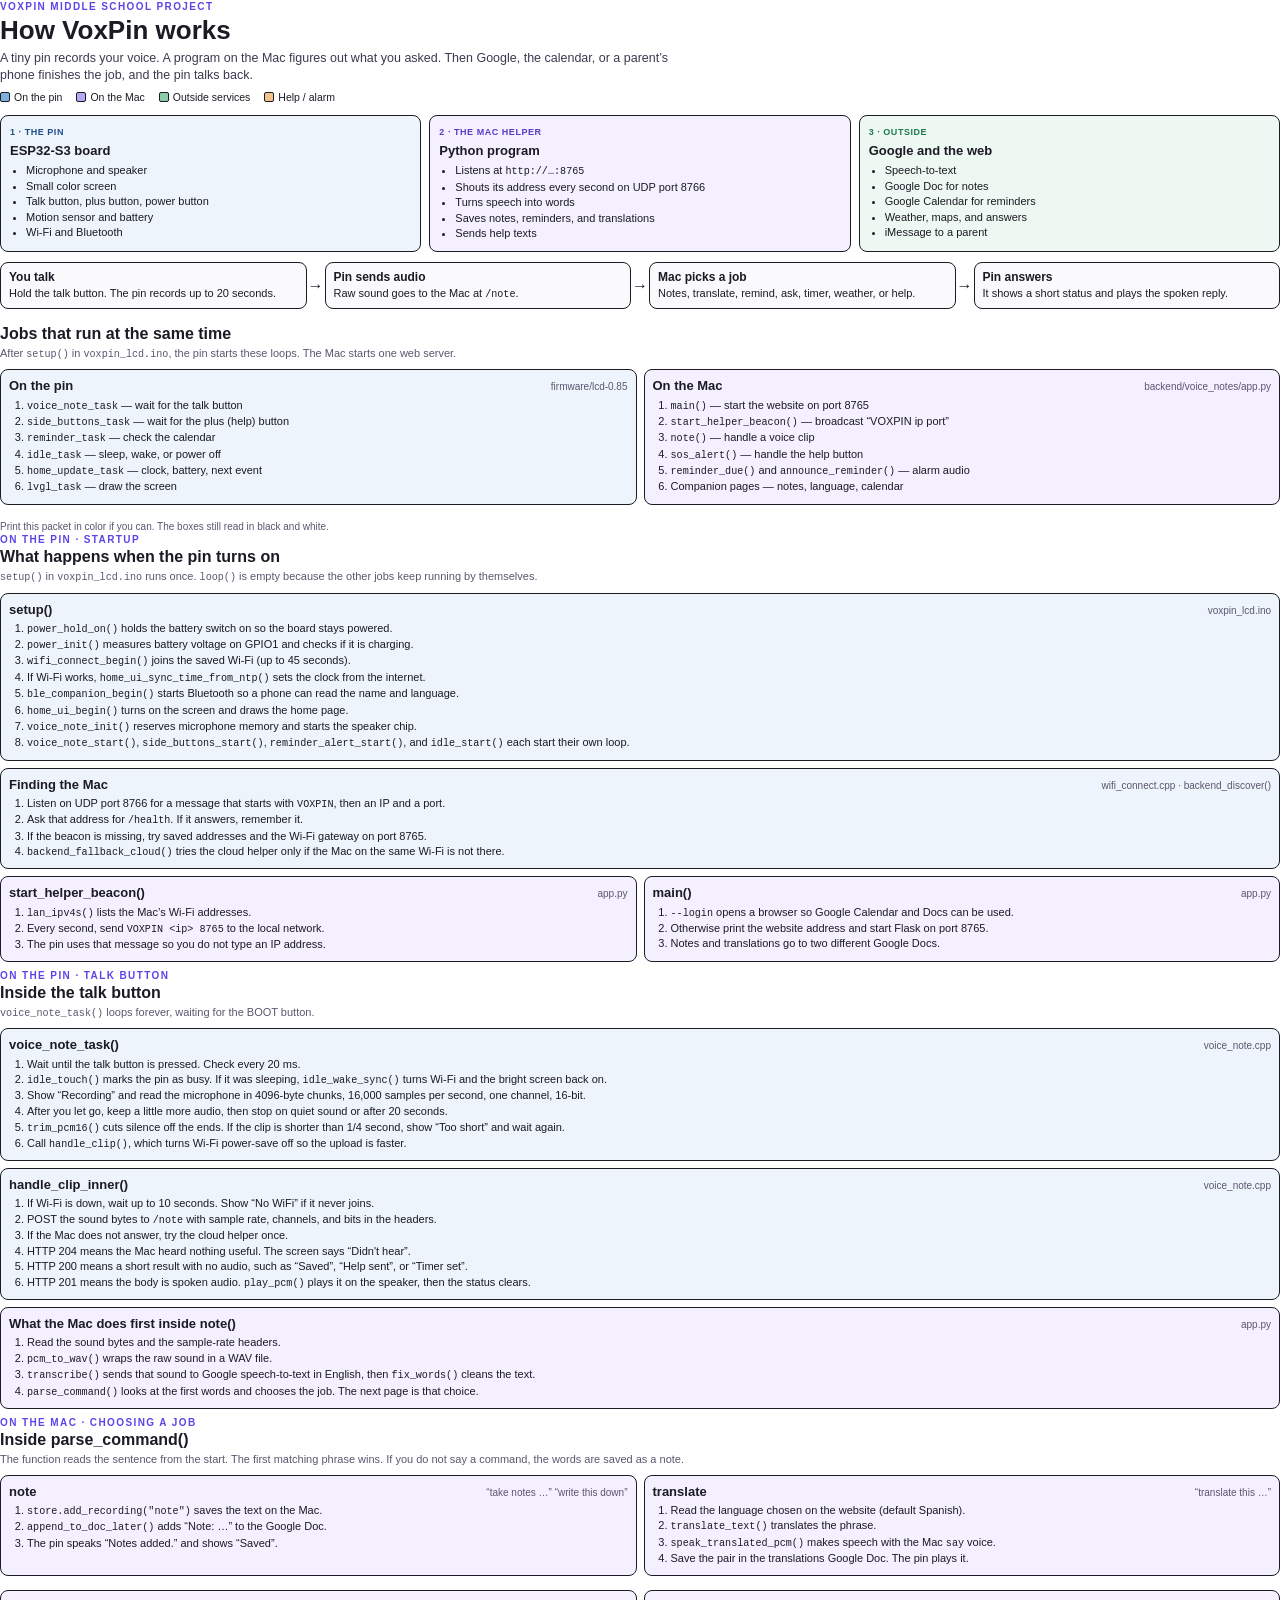
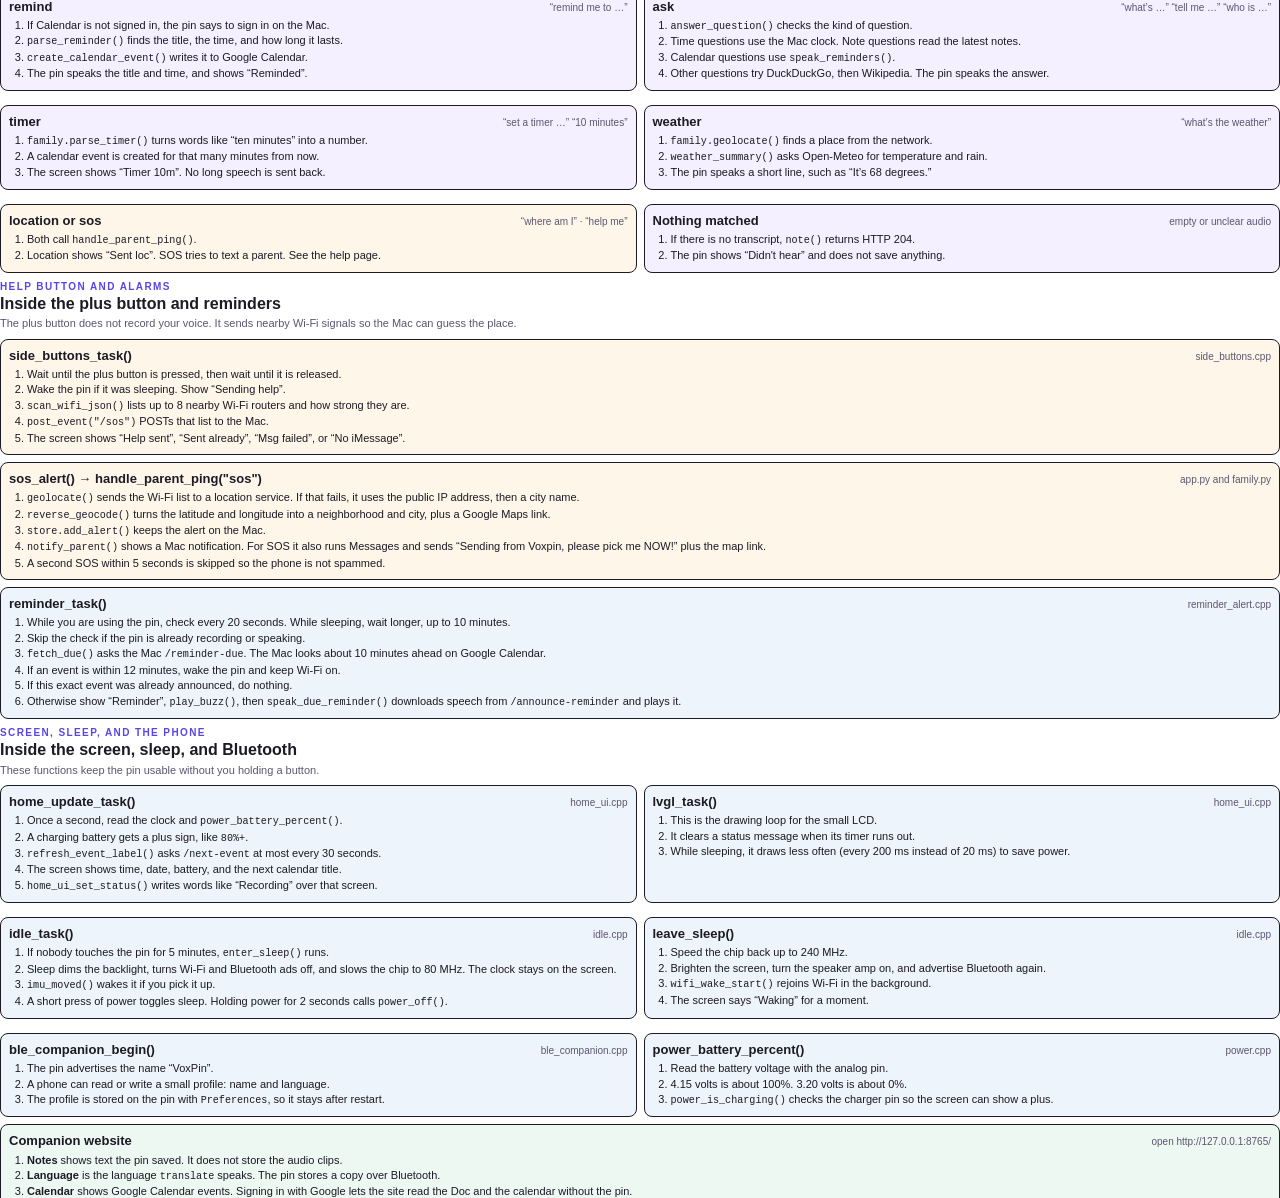
<file: docs/voxpin-architecture.html>
<!DOCTYPE html>
<html lang="en">
<head>
<meta charset="utf-8">
<title>VoxPin — How it works</title>
<style>
  @page { size: letter; margin: 0.42in 0.48in; }
  * { box-sizing: border-box; }
  html, body {
    margin: 0;
    padding: 0;
    background: #fff;
    color: #1c1a24;
    font-family: "Avenir Next", Avenir, "Segoe UI", Helvetica, Arial, sans-serif;
    font-size: 11px;
    line-height: 1.32;
  }
  h1, h2, h3, p { margin: 0; }
  code {
    font-family: "SF Mono", Menlo, Consolas, monospace;
    font-size: 0.92em;
  }
  .page {
    page-break-after: always;
    break-after: page;
  }
  .page:last-child { page-break-after: auto; break-after: auto; }
  .kicker {
    font-size: 10px;
    letter-spacing: 0.14em;
    text-transform: uppercase;
    color: #5a45e8;
    font-weight: 700;
  }
  h1 { font-size: 26px; line-height: 1.05; margin: 4px 0 6px; }
  .lead { font-size: 12.5px; color: #3d3850; max-width: 7.2in; }
  h2 {
    font-size: 16px;
    margin: 0 0 2px;
  }
  .sub { color: #5c5670; margin-bottom: 8px; font-size: 11px; }
  .row { display: flex; gap: 8px; }
  .col { flex: 1; min-width: 0; }
  .box {
    border: 1.5px solid #1c1a24;
    border-radius: 8px;
    padding: 8px 9px 9px;
    background: #fff;
  }
  .box h3 { font-size: 13px; margin-bottom: 2px; }
  .pin { background: #eef4fb; }
  .mac { background: #f4f0ff; }
  .out { background: #eef8f2; }
  .warn { background: #fff6ea; }
  .tag {
    display: inline-block;
    font-size: 9px;
    font-weight: 700;
    letter-spacing: 0.06em;
    text-transform: uppercase;
    margin-bottom: 3px;
  }
  .tag.pin { color: #1d4e89; background: transparent; }
  .tag.mac { color: #5b3cc4; background: transparent; }
  .tag.out { color: #1f7a4d; background: transparent; }
  .tag.warn { color: #9a4d08; background: transparent; }
  ul { margin: 4px 0 0; padding-left: 16px; }
  li { margin: 1px 0; }
  .flow {
    display: flex;
    align-items: stretch;
    gap: 0;
    margin-top: 10px;
  }
  .step {
    flex: 1;
    border: 1.5px solid #1c1a24;
    border-radius: 8px;
    padding: 7px 8px;
    background: #faf9fc;
  }
  .step b { display: block; font-size: 12px; }
  .arrow {
    width: 18px;
    display: flex;
    align-items: center;
    justify-content: center;
    font-size: 16px;
    font-weight: 700;
    flex: none;
  }
  .fn {
    border: 1.5px solid #1c1a24;
    border-radius: 8px;
    padding: 7px 8px 8px;
    margin-bottom: 7px;
    page-break-inside: avoid;
    break-inside: avoid;
  }
  .fn header {
    display: flex;
    justify-content: space-between;
    align-items: baseline;
    gap: 8px;
    margin-bottom: 3px;
  }
  .fn h3 { font-size: 13px; }
  .where { color: #5c5670; font-size: 10px; white-space: nowrap; }
  ol.inside {
    margin: 0;
    padding-left: 18px;
  }
  ol.inside li { margin: 1px 0; }
  .grid2 { display: grid; grid-template-columns: 1fr 1fr; gap: 7px; }
  .grid4 { display: grid; grid-template-columns: 1fr 1fr; gap: 7px; }
  .say {
    font-weight: 700;
    color: #1c1a24;
  }
  .foot {
    margin-top: 8px;
    color: #5c5670;
    font-size: 10px;
  }
  .legend { display: flex; gap: 14px; margin: 8px 0 10px; font-size: 10.5px; }
  .sw { display: inline-block; width: 10px; height: 10px; border: 1.5px solid #1c1a24; border-radius: 2px; margin-right: 4px; vertical-align: -1px; }
  .sw.pin { background: #7eb0e0; }
  .sw.mac { background: #b9a6f0; }
  .sw.out { background: #8dccaa; }
  .sw.warn { background: #f0c48a; }
</style>
</head>
<body>

<section class="page">
  <div class="kicker">VoxPin middle school project</div>
  <h1>How VoxPin works</h1>
  <p class="lead">A tiny pin records your voice. A program on the Mac figures out what you asked. Then Google, the calendar, or a parent’s phone finishes the job, and the pin talks back.</p>
  <div class="legend">
    <span><i class="sw pin"></i>On the pin</span>
    <span><i class="sw mac"></i>On the Mac</span>
    <span><i class="sw out"></i>Outside services</span>
    <span><i class="sw warn"></i>Help / alarm</span>
  </div>

  <div class="row">
    <div class="box pin col">
      <div class="tag pin">1 · The pin</div>
      <h3>ESP32-S3 board</h3>
      <ul>
        <li>Microphone and speaker</li>
        <li>Small color screen</li>
        <li>Talk button, plus button, power button</li>
        <li>Motion sensor and battery</li>
        <li>Wi-Fi and Bluetooth</li>
      </ul>
    </div>
    <div class="box mac col">
      <div class="tag mac">2 · The Mac helper</div>
      <h3>Python program</h3>
      <ul>
        <li>Listens at <code>http://…:8765</code></li>
        <li>Shouts its address every second on UDP port 8766</li>
        <li>Turns speech into words</li>
        <li>Saves notes, reminders, and translations</li>
        <li>Sends help texts</li>
      </ul>
    </div>
    <div class="box out col">
      <div class="tag out">3 · Outside</div>
      <h3>Google and the web</h3>
      <ul>
        <li>Speech-to-text</li>
        <li>Google Doc for notes</li>
        <li>Google Calendar for reminders</li>
        <li>Weather, maps, and answers</li>
        <li>iMessage to a parent</li>
      </ul>
    </div>
  </div>

  <div class="flow">
    <div class="step"><b>You talk</b>Hold the talk button. The pin records up to 20 seconds.</div>
    <div class="arrow">→</div>
    <div class="step"><b>Pin sends audio</b>Raw sound goes to the Mac at <code>/note</code>.</div>
    <div class="arrow">→</div>
    <div class="step"><b>Mac picks a job</b>Notes, translate, remind, ask, timer, weather, or help.</div>
    <div class="arrow">→</div>
    <div class="step"><b>Pin answers</b>It shows a short status and plays the spoken reply.</div>
  </div>

  <h2 style="margin-top:14px">Jobs that run at the same time</h2>
  <p class="sub">After <code>setup()</code> in <code>voxpin_lcd.ino</code>, the pin starts these loops. The Mac starts one web server.</p>
  <div class="grid2">
    <div class="fn pin">
      <header><h3>On the pin</h3><span class="where">firmware/lcd-0.85</span></header>
      <ol class="inside">
        <li><code>voice_note_task</code> — wait for the talk button</li>
        <li><code>side_buttons_task</code> — wait for the plus (help) button</li>
        <li><code>reminder_task</code> — check the calendar</li>
        <li><code>idle_task</code> — sleep, wake, or power off</li>
        <li><code>home_update_task</code> — clock, battery, next event</li>
        <li><code>lvgl_task</code> — draw the screen</li>
      </ol>
    </div>
    <div class="fn mac">
      <header><h3>On the Mac</h3><span class="where">backend/voice_notes/app.py</span></header>
      <ol class="inside">
        <li><code>main()</code> — start the website on port 8765</li>
        <li><code>start_helper_beacon()</code> — broadcast “VOXPIN ip port”</li>
        <li><code>note()</code> — handle a voice clip</li>
        <li><code>sos_alert()</code> — handle the help button</li>
        <li><code>reminder_due()</code> and <code>announce_reminder()</code> — alarm audio</li>
        <li>Companion pages — notes, language, calendar</li>
      </ol>
    </div>
  </div>
  <p class="foot">Print this packet in color if you can. The boxes still read in black and white.</p>
</section>

<section class="page">
  <div class="kicker">On the pin · startup</div>
  <h2>What happens when the pin turns on</h2>
  <p class="sub"><code>setup()</code> in <code>voxpin_lcd.ino</code> runs once. <code>loop()</code> is empty because the other jobs keep running by themselves.</p>

  <div class="fn pin">
    <header><h3>setup()</h3><span class="where">voxpin_lcd.ino</span></header>
    <ol class="inside">
      <li><code>power_hold_on()</code> holds the battery switch on so the board stays powered.</li>
      <li><code>power_init()</code> measures battery voltage on GPIO1 and checks if it is charging.</li>
      <li><code>wifi_connect_begin()</code> joins the saved Wi-Fi (up to 45 seconds).</li>
      <li>If Wi-Fi works, <code>home_ui_sync_time_from_ntp()</code> sets the clock from the internet.</li>
      <li><code>ble_companion_begin()</code> starts Bluetooth so a phone can read the name and language.</li>
      <li><code>home_ui_begin()</code> turns on the screen and draws the home page.</li>
      <li><code>voice_note_init()</code> reserves microphone memory and starts the speaker chip.</li>
      <li><code>voice_note_start()</code>, <code>side_buttons_start()</code>, <code>reminder_alert_start()</code>, and <code>idle_start()</code> each start their own loop.</li>
    </ol>
  </div>

  <div class="fn pin">
    <header><h3>Finding the Mac</h3><span class="where">wifi_connect.cpp · backend_discover()</span></header>
    <ol class="inside">
      <li>Listen on UDP port 8766 for a message that starts with <code>VOXPIN</code>, then an IP and a port.</li>
      <li>Ask that address for <code>/health</code>. If it answers, remember it.</li>
      <li>If the beacon is missing, try saved addresses and the Wi-Fi gateway on port 8765.</li>
      <li><code>backend_fallback_cloud()</code> tries the cloud helper only if the Mac on the same Wi-Fi is not there.</li>
    </ol>
  </div>

  <div class="grid2">
    <div class="fn mac">
      <header><h3>start_helper_beacon()</h3><span class="where">app.py</span></header>
      <ol class="inside">
        <li><code>lan_ipv4s()</code> lists the Mac’s Wi-Fi addresses.</li>
        <li>Every second, send <code>VOXPIN &lt;ip&gt; 8765</code> to the local network.</li>
        <li>The pin uses that message so you do not type an IP address.</li>
      </ol>
    </div>
    <div class="fn mac">
      <header><h3>main()</h3><span class="where">app.py</span></header>
      <ol class="inside">
        <li><code>--login</code> opens a browser so Google Calendar and Docs can be used.</li>
        <li>Otherwise print the website address and start Flask on port 8765.</li>
        <li>Notes and translations go to two different Google Docs.</li>
      </ol>
    </div>
  </div>
</section>

<section class="page">
  <div class="kicker">On the pin · talk button</div>
  <h2>Inside the talk button</h2>
  <p class="sub"><code>voice_note_task()</code> loops forever, waiting for the BOOT button.</p>

  <div class="fn pin">
    <header><h3>voice_note_task()</h3><span class="where">voice_note.cpp</span></header>
    <ol class="inside">
      <li>Wait until the talk button is pressed. Check every 20 ms.</li>
      <li><code>idle_touch()</code> marks the pin as busy. If it was sleeping, <code>idle_wake_sync()</code> turns Wi-Fi and the bright screen back on.</li>
      <li>Show “Recording” and read the microphone in 4096-byte chunks, 16,000 samples per second, one channel, 16-bit.</li>
      <li>After you let go, keep a little more audio, then stop on quiet sound or after 20 seconds.</li>
      <li><code>trim_pcm16()</code> cuts silence off the ends. If the clip is shorter than 1/4 second, show “Too short” and wait again.</li>
      <li>Call <code>handle_clip()</code>, which turns Wi-Fi power-save off so the upload is faster.</li>
    </ol>
  </div>

  <div class="fn pin">
    <header><h3>handle_clip_inner()</h3><span class="where">voice_note.cpp</span></header>
    <ol class="inside">
      <li>If Wi-Fi is down, wait up to 10 seconds. Show “No WiFi” if it never joins.</li>
      <li>POST the sound bytes to <code>/note</code> with sample rate, channels, and bits in the headers.</li>
      <li>If the Mac does not answer, try the cloud helper once.</li>
      <li>HTTP 204 means the Mac heard nothing useful. The screen says “Didn't hear”.</li>
      <li>HTTP 200 means a short result with no audio, such as “Saved”, “Help sent”, or “Timer set”.</li>
      <li>HTTP 201 means the body is spoken audio. <code>play_pcm()</code> plays it on the speaker, then the status clears.</li>
    </ol>
  </div>

  <div class="fn mac">
    <header><h3>What the Mac does first inside note()</h3><span class="where">app.py</span></header>
    <ol class="inside">
      <li>Read the sound bytes and the sample-rate headers.</li>
      <li><code>pcm_to_wav()</code> wraps the raw sound in a WAV file.</li>
      <li><code>transcribe()</code> sends that sound to Google speech-to-text in English, then <code>fix_words()</code> cleans the text.</li>
      <li><code>parse_command()</code> looks at the first words and chooses the job. The next page is that choice.</li>
    </ol>
  </div>
</section>

<section class="page">
  <div class="kicker">On the Mac · choosing a job</div>
  <h2>Inside parse_command()</h2>
  <p class="sub">The function reads the sentence from the start. The first matching phrase wins. If you do not say a command, the words are saved as a note.</p>

  <div class="grid2">
    <div class="fn mac">
      <header><h3>note</h3><span class="where">“take notes …” “write this down”</span></header>
      <ol class="inside">
        <li><code>store.add_recording("note")</code> saves the text on the Mac.</li>
        <li><code>append_to_doc_later()</code> adds “Note: …” to the Google Doc.</li>
        <li>The pin speaks “Notes added.” and shows “Saved”.</li>
      </ol>
    </div>
    <div class="fn mac">
      <header><h3>translate</h3><span class="where">“translate this …”</span></header>
      <ol class="inside">
        <li>Read the language chosen on the website (default Spanish).</li>
        <li><code>translate_text()</code> translates the phrase.</li>
        <li><code>speak_translated_pcm()</code> makes speech with the Mac <code>say</code> voice.</li>
        <li>Save the pair in the translations Google Doc. The pin plays it.</li>
      </ol>
    </div>
    <div class="fn mac">
      <header><h3>remind</h3><span class="where">“remind me to …”</span></header>
      <ol class="inside">
        <li>If Calendar is not signed in, the pin says to sign in on the Mac.</li>
        <li><code>parse_reminder()</code> finds the title, the time, and how long it lasts.</li>
        <li><code>create_calendar_event()</code> writes it to Google Calendar.</li>
        <li>The pin speaks the title and time, and shows “Reminded”.</li>
      </ol>
    </div>
    <div class="fn mac">
      <header><h3>ask</h3><span class="where">“what’s …” “tell me …” “who is …”</span></header>
      <ol class="inside">
        <li><code>answer_question()</code> checks the kind of question.</li>
        <li>Time questions use the Mac clock. Note questions read the latest notes.</li>
        <li>Calendar questions use <code>speak_reminders()</code>.</li>
        <li>Other questions try DuckDuckGo, then Wikipedia. The pin speaks the answer.</li>
      </ol>
    </div>
    <div class="fn mac">
      <header><h3>timer</h3><span class="where">“set a timer …” “10 minutes”</span></header>
      <ol class="inside">
        <li><code>family.parse_timer()</code> turns words like “ten minutes” into a number.</li>
        <li>A calendar event is created for that many minutes from now.</li>
        <li>The screen shows “Timer 10m”. No long speech is sent back.</li>
      </ol>
    </div>
    <div class="fn mac">
      <header><h3>weather</h3><span class="where">“what’s the weather”</span></header>
      <ol class="inside">
        <li><code>family.geolocate()</code> finds a place from the network.</li>
        <li><code>weather_summary()</code> asks Open-Meteo for temperature and rain.</li>
        <li>The pin speaks a short line, such as “It’s 68 degrees.”</li>
      </ol>
    </div>
    <div class="fn warn">
      <header><h3>location or sos</h3><span class="where">“where am I” · “help me”</span></header>
      <ol class="inside">
        <li>Both call <code>handle_parent_ping()</code>.</li>
        <li>Location shows “Sent loc”. SOS tries to text a parent. See the help page.</li>
      </ol>
    </div>
    <div class="fn mac">
      <header><h3>Nothing matched</h3><span class="where">empty or unclear audio</span></header>
      <ol class="inside">
        <li>If there is no transcript, <code>note()</code> returns HTTP 204.</li>
        <li>The pin shows “Didn't hear” and does not save anything.</li>
      </ol>
    </div>
  </div>
</section>

<section class="page">
  <div class="kicker">Help button and alarms</div>
  <h2>Inside the plus button and reminders</h2>
  <p class="sub">The plus button does not record your voice. It sends nearby Wi-Fi signals so the Mac can guess the place.</p>

  <div class="fn warn">
    <header><h3>side_buttons_task()</h3><span class="where">side_buttons.cpp</span></header>
    <ol class="inside">
      <li>Wait until the plus button is pressed, then wait until it is released.</li>
      <li>Wake the pin if it was sleeping. Show “Sending help”.</li>
      <li><code>scan_wifi_json()</code> lists up to 8 nearby Wi-Fi routers and how strong they are.</li>
      <li><code>post_event("/sos")</code> POSTs that list to the Mac.</li>
      <li>The screen shows “Help sent”, “Sent already”, “Msg failed”, or “No iMessage”.</li>
    </ol>
  </div>

  <div class="fn warn">
    <header><h3>sos_alert() → handle_parent_ping("sos")</h3><span class="where">app.py and family.py</span></header>
    <ol class="inside">
      <li><code>geolocate()</code> sends the Wi-Fi list to a location service. If that fails, it uses the public IP address, then a city name.</li>
      <li><code>reverse_geocode()</code> turns the latitude and longitude into a neighborhood and city, plus a Google Maps link.</li>
      <li><code>store.add_alert()</code> keeps the alert on the Mac.</li>
      <li><code>notify_parent()</code> shows a Mac notification. For SOS it also runs Messages and sends “Sending from Voxpin, please pick me NOW!” plus the map link.</li>
      <li>A second SOS within 5 seconds is skipped so the phone is not spammed.</li>
    </ol>
  </div>

  <div class="fn pin">
    <header><h3>reminder_task()</h3><span class="where">reminder_alert.cpp</span></header>
    <ol class="inside">
      <li>While you are using the pin, check every 20 seconds. While sleeping, wait longer, up to 10 minutes.</li>
      <li>Skip the check if the pin is already recording or speaking.</li>
      <li><code>fetch_due()</code> asks the Mac <code>/reminder-due</code>. The Mac looks about 10 minutes ahead on Google Calendar.</li>
      <li>If an event is within 12 minutes, wake the pin and keep Wi-Fi on.</li>
      <li>If this exact event was already announced, do nothing.</li>
      <li>Otherwise show “Reminder”, <code>play_buzz()</code>, then <code>speak_due_reminder()</code> downloads speech from <code>/announce-reminder</code> and plays it.</li>
    </ol>
  </div>
</section>

<section class="page">
  <div class="kicker">Screen, sleep, and the phone</div>
  <h2>Inside the screen, sleep, and Bluetooth</h2>
  <p class="sub">These functions keep the pin usable without you holding a button.</p>

  <div class="grid2">
    <div class="fn pin">
      <header><h3>home_update_task()</h3><span class="where">home_ui.cpp</span></header>
      <ol class="inside">
        <li>Once a second, read the clock and <code>power_battery_percent()</code>.</li>
        <li>A charging battery gets a plus sign, like <code>80%+</code>.</li>
        <li><code>refresh_event_label()</code> asks <code>/next-event</code> at most every 30 seconds.</li>
        <li>The screen shows time, date, battery, and the next calendar title.</li>
        <li><code>home_ui_set_status()</code> writes words like “Recording” over that screen.</li>
      </ol>
    </div>
    <div class="fn pin">
      <header><h3>lvgl_task()</h3><span class="where">home_ui.cpp</span></header>
      <ol class="inside">
        <li>This is the drawing loop for the small LCD.</li>
        <li>It clears a status message when its timer runs out.</li>
        <li>While sleeping, it draws less often (every 200 ms instead of 20 ms) to save power.</li>
      </ol>
    </div>
    <div class="fn pin">
      <header><h3>idle_task()</h3><span class="where">idle.cpp</span></header>
      <ol class="inside">
        <li>If nobody touches the pin for 5 minutes, <code>enter_sleep()</code> runs.</li>
        <li>Sleep dims the backlight, turns Wi-Fi and Bluetooth ads off, and slows the chip to 80 MHz. The clock stays on the screen.</li>
        <li><code>imu_moved()</code> wakes it if you pick it up.</li>
        <li>A short press of power toggles sleep. Holding power for 2 seconds calls <code>power_off()</code>.</li>
      </ol>
    </div>
    <div class="fn pin">
      <header><h3>leave_sleep()</h3><span class="where">idle.cpp</span></header>
      <ol class="inside">
        <li>Speed the chip back up to 240 MHz.</li>
        <li>Brighten the screen, turn the speaker amp on, and advertise Bluetooth again.</li>
        <li><code>wifi_wake_start()</code> rejoins Wi-Fi in the background.</li>
        <li>The screen says “Waking” for a moment.</li>
      </ol>
    </div>
    <div class="fn pin">
      <header><h3>ble_companion_begin()</h3><span class="where">ble_companion.cpp</span></header>
      <ol class="inside">
        <li>The pin advertises the name “VoxPin”.</li>
        <li>A phone can read or write a small profile: name and language.</li>
        <li>The profile is stored on the pin with <code>Preferences</code>, so it stays after restart.</li>
      </ol>
    </div>
    <div class="fn pin">
      <header><h3>power_battery_percent()</h3><span class="where">power.cpp</span></header>
      <ol class="inside">
        <li>Read the battery voltage with the analog pin.</li>
        <li>4.15 volts is about 100%. 3.20 volts is about 0%.</li>
        <li><code>power_is_charging()</code> checks the charger pin so the screen can show a plus.</li>
      </ol>
    </div>
  </div>

  <div class="fn out">
    <header><h3>Companion website</h3><span class="where">open http://127.0.0.1:8765/</span></header>
    <ol class="inside">
      <li><b>Notes</b> shows text the pin saved. It does not store the audio clips.</li>
      <li><b>Language</b> is the language <code>translate</code> speaks. The pin stores a copy over Bluetooth.</li>
      <li><b>Calendar</b> shows Google Calendar events. Signing in with Google lets the site read the Doc and the calendar without the pin.</li>
      <li>Voice from the pin can still write into that same Doc through the Mac helper.</li>
    </ol>
  </div>
  <p class="foot">VoxPin architecture handout · pin firmware in firmware/lcd-0.85 · Mac helper in backend/voice_notes</p>
</section>

</body>
</html>
</file>
